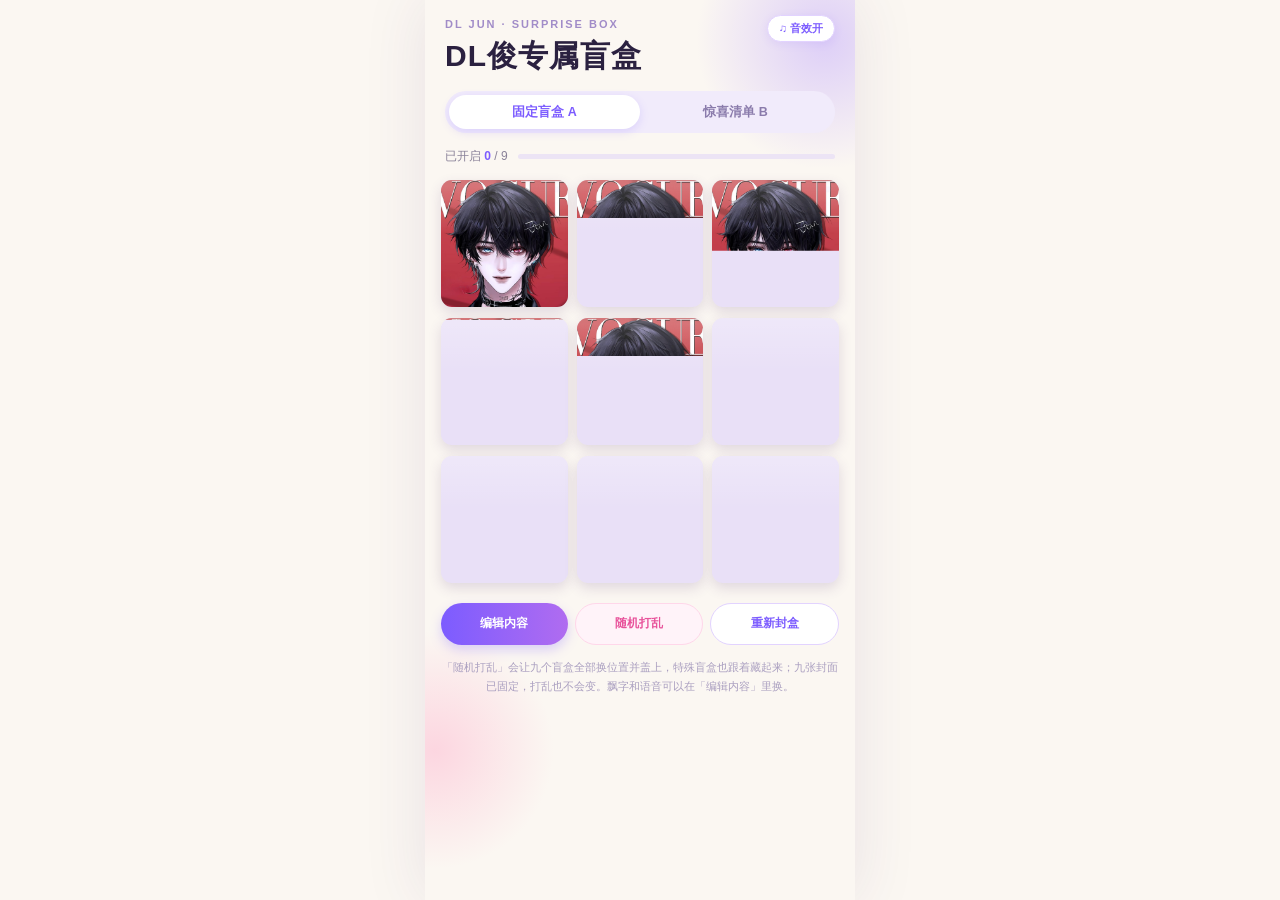
<file: index.html>
<!doctype html>
<html lang="zh-CN"><head><meta charset="utf-8">
<meta name="viewport" content="width=device-width,initial-scale=1">
<meta http-equiv="refresh" content="0; url=./dljun20261106/">
<title>DL JUN · SURPRISE BOX</title></head>
<body style="font-family:-apple-system,PingFang SC,sans-serif;text-align:center;padding:60px 20px;background:#fbf7f2">
<a href="./dljun20261106/" style="color:#7c5cff;font-size:18px">打开盲盒 →</a>
</body></html>
</file>
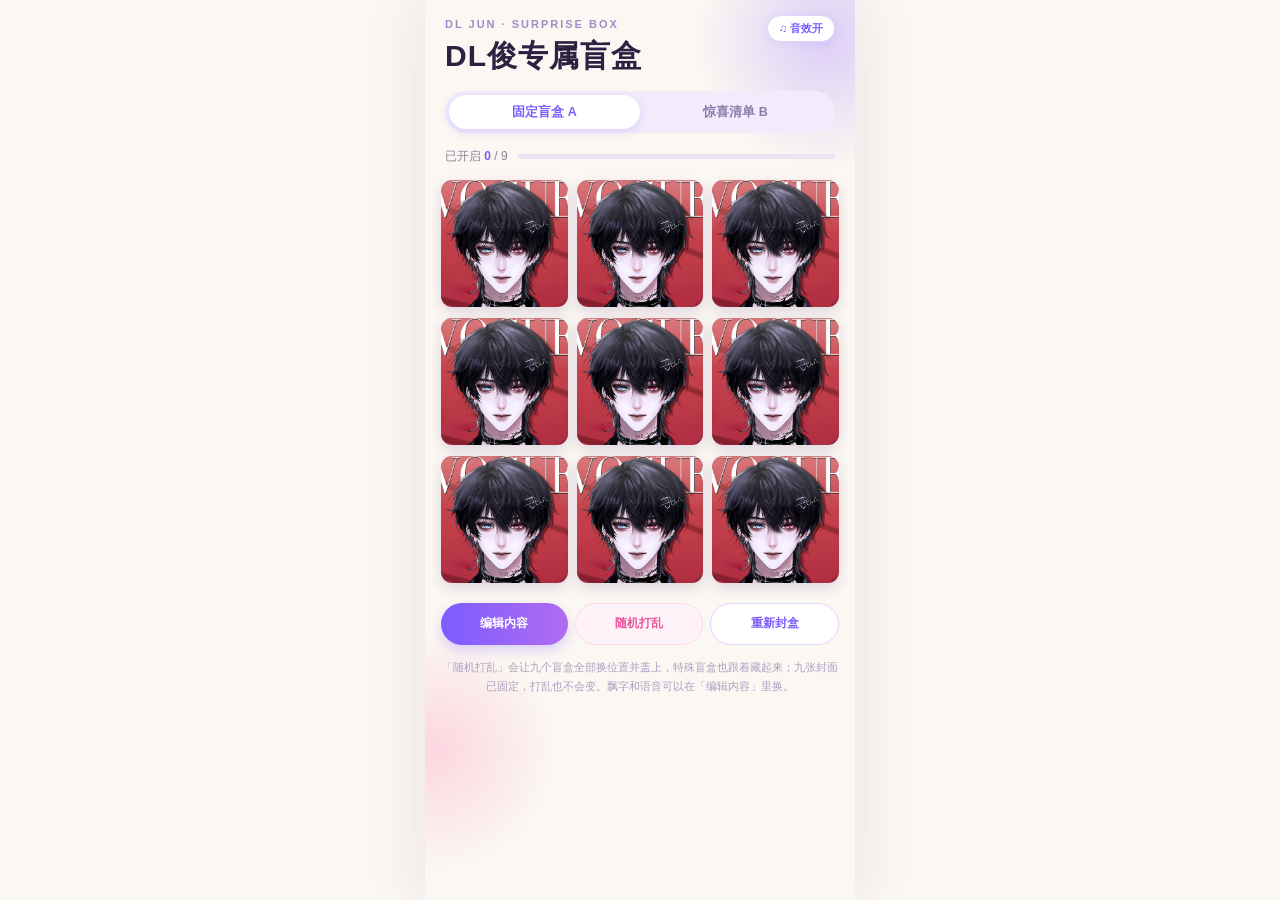
<file: dljun20261106/index.html>
<!DOCTYPE html>
<html lang="zh-CN">
<head>
<meta charset="utf-8">
<meta name="viewport" content="width=device-width, initial-scale=1, viewport-fit=cover">
<meta name="theme-color" content="#fbf7f2">
<title>DL俊专属盲盒</title>
<link rel="stylesheet" href="styles.css">
</head>
<body>
<div class="app">
    <div class="orb orb-a"></div>
    <div class="orb orb-b"></div>

    <!-- Home -->
    <section class="view" id="home">
        <header class="header">
            <button class="sound-btn" id="soundBtn" data-action="toggle-sound" aria-label="拆盒音效开关">♫ 音效开</button>
            <div class="eyebrow">DL JUN · SURPRISE BOX</div>
            <h1 class="title">DL俊专属盲盒</h1>
            <div class="mode-switch" id="modeSwitch">
                <button class="mode-opt active" id="modeA" data-action="set-mode" data-mode="A">固定盲盒 A</button>
                <button class="mode-opt" id="modeB" data-action="set-mode" data-mode="B">惊喜清单 B</button>
            </div>
            <div class="progress-row">
                <span class="progress-text">已开启 <b id="openedCount">0</b> / <span id="totalCount">9</span></span>
                <div class="progress-track"><div class="progress-fill" id="progressFill"></div></div>
            </div>
        </header>

        <div class="grid" id="grid"></div>

        <div class="footer">
            <button class="btn edit-btn" id="editBtn" data-action="go-editor">编辑内容</button>
            <button class="btn shuffle-btn" id="shuffleBtn" data-action="shuffle">随机打乱</button>
            <button class="btn reset-btn" data-action="reset-boxes">重新封盒</button>
        </div>
        <p class="tip-line" id="tipLine">「随机打乱」会让九个盲盒全部换位置并盖上，特殊盲盒也跟着藏起来；九张封面已固定，打乱也不会变。飘字和语音可以在「编辑内容」里换。</p>
        <p class="share-tip" id="shareTip" hidden></p>
    </section>

    <!-- Editor -->
    <section class="view" id="editor" hidden>
        <header class="header editor-header">
            <button class="back-link" data-action="go-home">← 返回首页</button>
            <h1 class="title title-small" id="editorTitle">把盲盒变成你的样子</h1>
            <p class="desc" id="editorDesc">9 张卡，每张都能换文字，或改成「文字留空 + 一段声音」的语音盲盒；封面已固定为统一封面，不用再换。</p>
        </header>

        <div class="notice" id="noticeA">
            <div class="notice-title">使用说明</div>
            <div class="notice-line">· 音频：支持 mp3 / wav / m4a / aac / ogg / amr / 3gp 等，也可粘贴音频链接</div>
            <div class="notice-line">· 本机选的音频存在这个浏览器里，换设备或清缓存会丢；外链音频不受影响</div>
        </div>

        <div class="pool-editor" id="poolEditor" hidden>
            <div class="notice-title">清单库 · 一行一个事件</div>
            <p class="pool-desc">体系 B 不编辑单个盲盒。每次从清单库里随机抽 9 件放进九个盒子，拆开之前谁也不知道会抽到什么；纯文字，没有音频。清单库最多 100 条。</p>
            <textarea class="pool-input" id="poolInput" spellcheck="false" placeholder="一行写一件事…"></textarea>
            <div class="pool-count" id="poolCount">共 0 条 / 最多 100 条</div>
            <div class="notice pool-notice">
                <div class="notice-line">· 至少 9 条才能抽满，最多 100 条；建议 20 条以上，重复抽才有意思</div>
                <div class="notice-line">· 保存后会立刻重新抽一次；首页「重新抽取」也能随时换一批</div>
                <div class="notice-line">· 清单库存在这个浏览器里；「复制分享链接」能把整套清单发给朋友，对方打开会重新随机抽 9 件</div>
            </div>
        </div>

        <div class="editor-list" id="editorList"></div>

        <div class="actions">
            <button class="save-btn" id="saveBtn" data-action="save">保存修改</button>
            <button class="share-btn" id="shareBtn" data-action="share">复制分享链接</button>
            <button class="reset-btn" id="resetContentBtn" data-action="reset-content">恢复默认内容</button>
            <p class="actions-hint" id="actionsHint">「复制分享链接」会把你写的文字、类型和排列顺序一起写进链接，朋友打开就是这一套盲盒；本机上传的音频不会跟着链接走，会回退成默认声音，封面始终是统一封面。</p>
        </div>
    </section>

    <!-- Result overlay -->
    <div class="overlay" id="overlay" hidden>
        <div class="result-panel">
            <div class="panel-top">
                <span class="panel-label" id="resultLabel">DL俊专属 · 一份惊喜</span>
                <div class="panel-actions">
                    <button class="mini-move" data-action="move-box">换个位置</button>
                    <button class="close-btn" data-action="close-result">×</button>
                </div>
            </div>

            <div class="stage">
                <div class="gift-glow" id="giftGlow"></div>
                <div class="confetti-layer" id="confettiLayer"></div>

                <div class="reveal" id="textReveal" hidden>
                    <span class="reveal-text" id="revealText"></span>
                </div>

                <div class="audio-reveal" id="audioReveal" hidden>
                    <div class="audio-tag">♫ 语音盲盒</div>
                    <div class="wave" id="wave"></div>
                    <button class="audio-btn" id="audioBtn" data-action="toggle-audio">播放语音</button>
                </div>

                <div class="gift" id="gift">
                    <div class="gift-lid">
                        <div class="lid-band"></div>
                        <div class="bow bow-left"></div>
                        <div class="bow bow-right"></div>
                        <div class="bow-knot"></div>
                    </div>
                    <div class="gift-body">
                        <div class="body-band-v"></div>
                        <div class="body-band-h"></div>
                    </div>
                </div>
                <div class="gift-shadow" id="giftShadow"></div>
            </div>

            <p class="panel-hint" id="panelHint">送给此刻的你</p>
            <button class="again-btn" data-action="close-result">收好这份惊喜</button>
        </div>
    </div>

    <input type="file" id="filePicker" hidden>
    <div class="toast" id="toast" hidden></div>
</div>
<script src="app.js"></script>
</body>
</html>
</file>
<file: dljun20261106/styles.css>
:root {
    --purple: #7c5cff;
    --pink: #ff7eb6;
    --ink: #2b2140;
    --muted: #8a8299;
    --line: #eee7f5;
}

* { box-sizing: border-box; }

[hidden] { display: none !important; }

html, body {
    margin: 0;
    padding: 0;
    min-height: 100%;
}

body {
    background-color: #fbf7f2;
    color: var(--ink);
    font-family: -apple-system, BlinkMacSystemFont, "PingFang SC", "Microsoft YaHei", "Helvetica Neue", sans-serif;
    -webkit-font-smoothing: antialiased;
}

button, textarea, input {
    font: inherit;
    -webkit-tap-highlight-color: transparent;
}

button {
    border: 0;
    cursor: pointer;
}

.app {
    position: relative;
    max-width: 430px;
    min-height: 100vh;
    margin: 0 auto;
    padding: 0 16px 32px;
    overflow: hidden;
    background: #fbf7f2;
    box-shadow: 0 0 60px rgba(70, 40, 110, 0.10);
}

.orb {
    position: absolute;
    z-index: 0;
    border-radius: 50%;
    pointer-events: none;
}

.orb-a {
    top: -90px;
    right: -100px;
    width: 260px;
    height: 260px;
    background: radial-gradient(circle, rgba(180, 150, 255, 0.42), rgba(180, 150, 255, 0) 70%);
}

.orb-b {
    bottom: 30px;
    left: -110px;
    width: 240px;
    height: 240px;
    background: radial-gradient(circle, rgba(255, 150, 190, 0.34), rgba(255, 150, 190, 0) 70%);
}

.view { position: relative; z-index: 1; }

.header {
    position: relative;
    display: flex;
    flex-direction: column;
    padding: 18px 4px 15px;
}

.eyebrow {
    color: #a18cc8;
    font-size: 11px;
    font-weight: 700;
    letter-spacing: 2px;
}

.sound-btn {
    position: absolute;
    top: 15px;
    right: 4px;
    padding: 5px 11px;
    border: 1px solid #e2d3ff;
    border-radius: 999px;
    background: #fff;
    color: var(--purple);
    font-size: 11px;
    font-weight: 600;
    line-height: 1.4;
    box-shadow: 0 2px 8px rgba(124, 92, 255, 0.10);
}

.sound-btn.off {
    color: #a99fba;
    border-color: #e9e2f2;
    background: #faf8fd;
    box-shadow: none;
}

.title {
    margin: 6px 0 0;
    font-size: 30px;
    font-weight: 800;
    letter-spacing: 1px;
}

.title-small { font-size: 22px; }

.desc {
    margin: 4px 0 0;
    color: var(--muted);
    font-size: 13px;
}

.progress-row {
    display: flex;
    align-items: center;
    margin-top: 15px;
}

.progress-text { color: var(--muted); font-size: 12px; }
.progress-text b { color: var(--purple); }

.progress-track {
    flex: 1;
    height: 5px;
    margin-left: 10px;
    border-radius: 999px;
    background: #ece4f5;
    overflow: hidden;
}

.progress-fill {
    height: 100%;
    width: 0;
    border-radius: 999px;
    background: linear-gradient(90deg, var(--purple), var(--pink));
    transition: width 400ms ease;
}

/* ---------- Card grid ---------- */
.grid {
    display: flex;
    flex-wrap: wrap;
}

.cell {
    width: 31.9%;
    margin-right: 2.15%;
    margin-bottom: 11px;
    perspective: 600px;
    cursor: pointer;
}

.cell:nth-child(3n) { margin-right: 0; }

.card-inner {
    position: relative;
    width: 100%;
    aspect-ratio: 1 / 1;
    height: auto;
    transform-style: preserve-3d;
    transition: transform 520ms cubic-bezier(0.2, 0.8, 0.2, 1);
}

.card-inner.is-open,
.card-inner.is-flipping { transform: rotateY(180deg); }

.face {
    position: absolute;
    inset: 0;
    border-radius: 11px;
    overflow: hidden;
    backface-visibility: hidden;
    -webkit-backface-visibility: hidden;
    box-shadow: 0 5px 13px rgba(80, 50, 120, 0.16);
}

.front { background: #e9e0f7; }

.card-image { display: block; width: 100%; height: 100%; object-fit: cover; }

.front-gloss {
    position: absolute;
    top: 0; left: 0; right: 0;
    height: 42%;
    background: linear-gradient(180deg, rgba(255,255,255,0.26), rgba(255,255,255,0));
}

.back {
    display: flex;
    flex-direction: column;
    align-items: center;
    justify-content: center;
    padding: 8px;
    border: 1px solid #e6d9ff;
    background: linear-gradient(160deg, #ffffff, #f3eaff);
    transform: rotateY(180deg);
}

.back-star { color: var(--purple); font-size: 21px; }

.back-label {
    margin-top: 7px;
    color: #3b2f57;
    font-size: 11.5px;
    font-weight: 600;
    line-height: 1.45;
    text-align: center;
}

.back-hint { margin-top: 8px; color: #b3a7c8; font-size: 9.5px; }

.grid.shuffling .cell {
    animation-duration: 420ms;
    animation-timing-function: ease-in-out;
    animation-fill-mode: both;
}

.grid.shuffling .cell.shuffle-0 { animation-name: shuffle0; }
.grid.shuffling .cell.shuffle-1 { animation-name: shuffle1; }
.grid.shuffling .cell.shuffle-2 { animation-name: shuffle2; }

@keyframes shuffle0 {
    0% { opacity: 1; transform: translate(0,0) rotate(0deg) scale(1); }
    50% { opacity: .32; transform: translate(-10px,-7px) rotate(-6deg) scale(.9); }
    100% { opacity: 1; transform: translate(0,0) rotate(0deg) scale(1); }
}
@keyframes shuffle1 {
    0% { opacity: 1; transform: translate(0,0) rotate(0deg) scale(1); }
    50% { opacity: .32; transform: translate(8px,6px) rotate(7deg) scale(.9); }
    100% { opacity: 1; transform: translate(0,0) rotate(0deg) scale(1); }
}
@keyframes shuffle2 {
    0% { opacity: 1; transform: translate(0,0) rotate(0deg) scale(1); }
    50% { opacity: .32; transform: translate(4px,-10px) rotate(-4deg) scale(.9); }
    100% { opacity: 1; transform: translate(0,0) rotate(0deg) scale(1); }
}

/* ---------- Home footer ---------- */
.footer { display: flex; margin-top: 9px; }

.btn {
    flex: 1;
    height: 42px;
    border-radius: 999px;
    font-size: 12px;
    font-weight: 600;
    text-align: center;
    transition: opacity 150ms;
}

.btn:active { opacity: .8; }

.edit-btn {
    margin-right: 7px;
    background: linear-gradient(90deg, var(--purple), #b06cf0);
    color: #fff;
    box-shadow: 0 5px 12px rgba(124, 92, 255, 0.26);
}

.shuffle-btn {
    margin-right: 7px;
    border: 1px solid #ffd7ea;
    background: #fff3f9;
    color: #e8539b;
}

.reset-btn {
    border: 1px solid #e2d3ff;
    background: #fff;
    color: var(--purple);
}

.tip-line, .actions-hint {
    display: block;
    margin: 13px 0 0;
    color: #aa9fc0;
    font-size: 11px;
    line-height: 1.7;
    text-align: center;
}

.share-tip {
    margin: 12px 0 0;
    padding: 10px 12px;
    border: 1px solid #e2d3ff;
    border-radius: 12px;
    background: #f7f2ff;
    color: #7c5cff;
    font-size: 11.5px;
    line-height: 1.6;
}

/* ---------- Editor ---------- */
.back-link {
    align-self: flex-start;
    margin-bottom: 8px;
    padding: 0;
    background: transparent;
    color: var(--purple);
    font-size: 13px;
    font-weight: 600;
}

.notice {
    padding: 13px 14px;
    border: 1px solid #eee3ff;
    border-radius: 12px;
    background: #f7f2ff;
}

.notice-title { color: var(--purple); font-size: 13px; font-weight: 700; }

.notice-line {
    margin-top: 6px;
    color: #7a6f92;
    font-size: 11px;
    line-height: 1.6;
}

.editor-list { margin-top: 14px; }

.item {
    margin-bottom: 10px;
    border: 1px solid var(--line);
    border-radius: 12px;
    background: #fff;
    box-shadow: 0 4px 11px rgba(80, 50, 120, 0.07);
    overflow: hidden;
}

.item-head {
    display: flex;
    align-items: center;
    padding: 10px;
    cursor: pointer;
}

.thumb {
    width: 46px;
    height: 46px;
    border-radius: 8px;
    background: #eee7f5;
    object-fit: cover;
}

.meta { flex: 1; margin-left: 11px; overflow: hidden; }

.meta-title { color: var(--ink); font-size: 13.5px; font-weight: 700; }

.meta-summary {
    margin-top: 4px;
    color: #9b90ad;
    font-size: 11.5px;
    overflow: hidden;
    white-space: nowrap;
    text-overflow: ellipsis;
}

.arrow {
    width: 24px;
    height: 24px;
    border-radius: 50%;
    background: #f3ecff;
    color: var(--purple);
    font-size: 16px;
    line-height: 22px;
    text-align: center;
}

.item-body { padding: 2px 12px 14px; border-top: 1px solid #f4eefb; }

.field { display: flex; flex-direction: column; margin-top: 13px; }

.field-label { color: #4a3b64; font-size: 12.5px; font-weight: 700; }

.field-help { margin-top: 6px; color: #aa9fc0; font-size: 10.5px; line-height: 1.6; }

.type-switch { display: flex; margin-top: 8px; }

.type-opt {
    flex: 1;
    height: 34px;
    border: 1px solid #e9dfff;
    border-radius: 8px;
    background: #fff;
    color: #8a7ba3;
    font-size: 12.5px;
}

.type-opt:first-child { margin-right: 8px; }

.type-opt.active {
    border-color: var(--purple);
    background: var(--purple);
    color: #fff;
    font-weight: 700;
}

.text-input {
    width: 100%;
    min-height: 60px;
    margin-top: 8px;
    padding: 10px;
    border: 0;
    border-radius: 9px;
    background: #faf7ff;
    color: var(--ink);
    font-size: 13.5px;
    line-height: 1.6;
    resize: vertical;
}

.text-input:focus { outline: 2px solid #ddd0ff; }

.counter { margin-top: 5px; color: #b3a7c8; font-size: 10.5px; text-align: right; }

.preview {
    width: 90px;
    height: 90px;
    margin-top: 8px;
    border-radius: 9px;
    background: #eee7f5;
    object-fit: cover;
}

.btn-row { display: flex; flex-wrap: wrap; margin-top: 4px; }

.btn-row button {
    height: 31px;
    margin: 6px 6px 0 0;
    padding: 0 11px;
    border-radius: 999px;
    background: #f3ecff;
    color: var(--purple);
    font-size: 11.5px;
}

.actions { display: flex; flex-direction: column; margin-top: 18px; }

.save-btn, .share-btn {
    height: 44px;
    border-radius: 999px;
    color: #fff;
    font-size: 14px;
    font-weight: 700;
}

.save-btn { background: linear-gradient(90deg, var(--purple), #b06cf0); }
.share-btn { margin-top: 10px; background: linear-gradient(90deg, #ef4f8d, #ff96be); }

.actions .reset-btn { height: 42px; margin-top: 10px; font-size: 13.5px; }

/* ---------- Result overlay ---------- */
.overlay {
    position: fixed;
    inset: 0;
    z-index: 50;
    display: flex;
    align-items: center;
    justify-content: center;
    padding: 20px;
    background: rgba(35, 20, 60, 0.56);
    animation: fadeIn 260ms ease;
}

@keyframes fadeIn { from { opacity: 0; } to { opacity: 1; } }

.result-panel {
    width: 100%;
    max-width: 360px;
    padding: 15px 16px 20px;
    border-radius: 18px;
    background: linear-gradient(180deg, #fffdf9, #fff5fb);
    box-shadow: 0 15px 40px rgba(30, 10, 60, 0.32);
    animation: panelIn 380ms cubic-bezier(0.2, 1.2, 0.35, 1);
}

@keyframes panelIn {
    from { opacity: 0; transform: translateY(30px) scale(.92); }
    to { opacity: 1; transform: translateY(0) scale(1); }
}

.panel-top { display: flex; align-items: center; justify-content: space-between; }

.panel-label { color: #a18cc8; font-size: 11px; font-weight: 700; letter-spacing: 1.5px; }

.panel-actions { display: flex; align-items: center; }

.mini-move {
    height: 28px;
    margin-right: 8px;
    padding: 0 11px;
    border-radius: 999px;
    background: #f3ecff;
    color: var(--purple);
    font-size: 11px;
}

.close-btn {
    width: 28px;
    height: 28px;
    border-radius: 50%;
    background: #f3ecff;
    color: var(--purple);
    font-size: 18px;
    line-height: 1;
}

.stage { position: relative; height: 215px; margin-top: 3px; }

.gift-glow {
    position: absolute;
    bottom: 48px;
    left: 50%;
    width: 45px;
    height: 45px;
    border-radius: 50%;
    background: radial-gradient(circle, #fff9dd 0%, rgba(255,214,120,.7) 42%, rgba(255,214,120,0) 74%);
    opacity: 0;
    transform: translateX(-50%) scale(.2);
}

.gift-glow.on { animation: glowUp 1200ms ease-out forwards; }

@keyframes glowUp {
    0% { opacity: 0; transform: translateX(-50%) scale(.2); }
    28% { opacity: 1; }
    100% { opacity: .92; transform: translateX(-50%) scale(4.4); }
}

.confetti-layer { position: absolute; inset: 0; pointer-events: none; }

.confetti {
    position: absolute;
    z-index: 4;
    width: 6px;
    height: 10px;
    border-radius: 2px;
    opacity: 0;
    animation-duration: 1300ms;
    animation-timing-function: ease-out;
    animation-fill-mode: forwards;
}

.confetti.fly.dir-0 { animation-name: fly0; }
.confetti.fly.dir-1 { animation-name: fly1; }
.confetti.fly.dir-2 { animation-name: fly2; }
.confetti.fly.dir-3 { animation-name: fly3; }

@keyframes fly0 {
    0% { opacity: 0; transform: translate(0,0) rotate(0deg); }
    18% { opacity: 1; }
    100% { opacity: 0; transform: translate(-65px,-125px) rotate(240deg); }
}
@keyframes fly1 {
    0% { opacity: 0; transform: translate(0,0) rotate(0deg); }
    18% { opacity: 1; }
    100% { opacity: 0; transform: translate(70px,-110px) rotate(-260deg); }
}
@keyframes fly2 {
    0% { opacity: 0; transform: translate(0,0) rotate(0deg); }
    18% { opacity: 1; }
    100% { opacity: 0; transform: translate(-35px,-150px) rotate(180deg); }
}
@keyframes fly3 {
    0% { opacity: 0; transform: translate(0,0) rotate(0deg); }
    18% { opacity: 1; }
    100% { opacity: 0; transform: translate(45px,-160px) rotate(-160deg); }
}

.reveal, .audio-reveal {
    position: absolute;
    top: 48px;
    right: 0;
    left: 0;
    z-index: 6;
    opacity: 0;
}

.reveal.visible, .audio-reveal.visible {
    animation: floatUp 900ms cubic-bezier(0.2, 1, 0.3, 1) forwards;
}

@keyframes floatUp {
    0% { opacity: 0; transform: translateY(55px) scale(.72); }
    60% { opacity: 1; transform: translateY(-3px) scale(1.05); }
    100% { opacity: 1; transform: translateY(-9px) scale(1); }
}

.reveal { text-align: center; }

.reveal-text {
    display: block;
    padding: 0 9px;
    color: #4a2f6e;
    font-size: 16.5px;
    font-weight: 700;
    line-height: 1.55;
    text-shadow: 0 2px 12px rgba(255,255,255,.95);
    word-break: break-word;
}

.audio-reveal { display: flex; flex-direction: column; align-items: center; }

.audio-tag { color: #a18cc8; font-size: 11.5px; letter-spacing: 1.5px; }

.wave {
    display: flex;
    height: 45px;
    align-items: center;
    justify-content: center;
    margin-top: 6px;
}

.wave-bar {
    width: 5px;
    margin: 0 2.5px;
    border-radius: 999px;
    background: linear-gradient(180deg, var(--purple), var(--pink));
    transform: scaleY(.4);
}

.wave-bar.playing { animation: wavePulse 700ms ease-in-out infinite alternate; }

@keyframes wavePulse { from { transform: scaleY(.32); } to { transform: scaleY(1.25); } }

.audio-btn {
    height: 34px;
    margin-top: 6px;
    padding: 0 22px;
    border-radius: 999px;
    background: var(--purple);
    color: #fff;
    font-size: 13px;
}

.gift {
    position: absolute;
    bottom: 31px;
    left: 50%;
    width: 110px;
    height: 95px;
    transform: translateX(-50%);
}

.gift-lid {
    position: absolute;
    top: 0;
    left: -5px;
    z-index: 3;
    width: 120px;
    height: 29px;
    border-radius: 6px;
    background: linear-gradient(180deg, #ff96be, #ef4f8d);
    box-shadow: 0 4px 9px rgba(239, 79, 141, .26);
}

.lid-band {
    position: absolute;
    top: 0; left: 50%;
    width: 18px; height: 100%;
    background: #ffe9a8;
    transform: translateX(-50%);
}

.bow {
    position: absolute;
    top: -15px;
    width: 27px;
    height: 21px;
    border: 4.5px solid #ffd166;
    border-radius: 50% 50% 22% 50%;
}

.bow-left { left: 24px; transform: rotate(-26deg); }
.bow-right { right: 24px; transform: rotate(26deg) scaleX(-1); }

.bow-knot {
    position: absolute;
    top: -6px; left: 50%;
    width: 14px; height: 14px;
    border-radius: 50%;
    background: #ffd166;
    transform: translateX(-50%);
}

.gift-body {
    position: absolute;
    top: 28px; left: 0;
    width: 110px; height: 66px;
    border-radius: 4px 4px 8px 8px;
    background: linear-gradient(180deg, #ef4f8d, #c93478);
    overflow: hidden;
}

.body-band-v {
    position: absolute;
    top: 0; left: 50%;
    width: 18px; height: 100%;
    background: #ffe9a8;
    transform: translateX(-50%);
}

.body-band-h {
    position: absolute;
    top: 50%; left: 0;
    width: 100%; height: 10px;
    background: rgba(255,233,168,.55);
    transform: translateY(-50%);
}

.gift.opened .gift-lid { animation: lidFly 950ms cubic-bezier(.2,.7,.3,1) forwards; }

@keyframes lidFly {
    0% { opacity: 1; transform: translate(0,0) rotate(0deg); }
    35% { opacity: 1; transform: translate(0,-38px) rotate(-10deg); }
    100% { opacity: 0; transform: translate(45px,-100px) rotate(30deg); }
}

.gift.opened .gift-body { animation: bodyPop 700ms ease forwards; }

@keyframes bodyPop {
    0% { transform: scale(1,1); }
    45% { transform: scale(1.06,.94); }
    100% { transform: scale(1,1); }
}

.gift-shadow {
    position: absolute;
    bottom: 24px; left: 50%;
    width: 120px; height: 11px;
    border-radius: 50%;
    background: rgba(90, 40, 90, .16);
    transform: translateX(-50%);
}

.panel-hint { margin: 0; color: #a18cc8; font-size: 12px; text-align: center; }

.again-btn {
    width: 100%;
    height: 44px;
    margin-top: 13px;
    border-radius: 999px;
    background: linear-gradient(90deg, var(--purple), var(--pink));
    color: #fff;
    font-size: 14px;
}

.toast {
    position: fixed;
    bottom: 30px;
    left: 50%;
    z-index: 90;
    transform: translateX(-50%);
    padding: 10px 18px;
    border-radius: 999px;
    background: rgba(43, 33, 64, .92);
    color: #fff;
    font-size: 12.5px;
    white-space: nowrap;
    box-shadow: 0 6px 20px rgba(30,10,60,.25);
}

/* ---------- A / B 体系切换 ---------- */
.mode-switch {
    display: flex;
    margin-top: 14px;
    padding: 4px;
    border-radius: 999px;
    background: #f1ebfb;
}

.mode-opt {
    flex: 1;
    height: 34px;
    border-radius: 999px;
    background: transparent;
    color: #8a7bab;
    font-size: 12.5px;
    font-weight: 700;
    transition: background 180ms, color 180ms, box-shadow 180ms;
}

.mode-opt.active {
    background: #fff;
    color: var(--purple);
    box-shadow: 0 3px 10px rgba(124, 92, 255, 0.18);
}

/* ---------- 体系 B：清单库编辑 ---------- */
.pool-editor { margin-top: 14px; }

.pool-desc {
    margin: 8px 0 0;
    color: var(--muted);
    font-size: 12px;
    line-height: 1.7;
}

.pool-input {
    width: 100%;
    min-height: 250px;
    margin-top: 12px;
    padding: 12px;
    border: 1px solid #eee3ff;
    border-radius: 12px;
    background: #faf7ff;
    color: var(--ink);
    font-size: 13px;
    line-height: 1.9;
    resize: vertical;
}

.pool-input:focus { outline: 2px solid #ddd0ff; }

.pool-count {
    margin-top: 6px;
    color: #b3a7c8;
    font-size: 10.5px;
    text-align: right;
}

.pool-notice { margin-top: 14px; }

@media (max-width: 360px) {
    .app { padding: 0 12px 28px; }
    .title { font-size: 26px; }
    .card-inner { aspect-ratio: 1 / 1; height: auto; }
    .mode-opt { font-size: 11.5px; }
}

.pool-count.over { color: #e8539b; font-weight: 700; }
</file>
